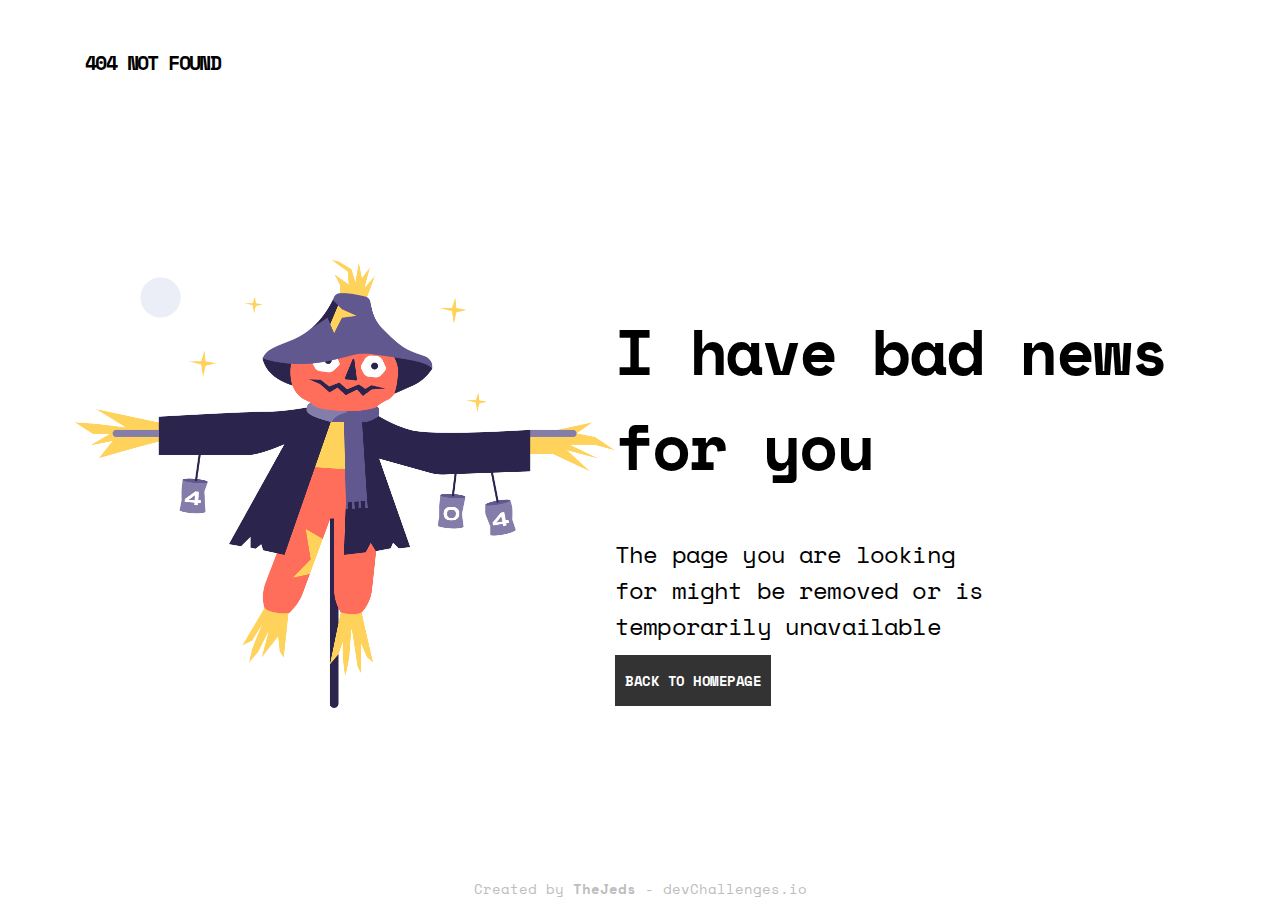
<file: 404 page/index.html>
<!DOCTYPE html>
<html lang="en">
<head>
    <meta charset="UTF-8">
    <meta http-equiv="X-UA-Compatible" content="IE=edge">
    <meta name="viewport" content="width=device-width, initial-scale=1.0">
    <link rel="stylesheet" href="css/style.css">
    <title>404 page</title>
</head>
<body>
    <div class="header">
        <header>404 NOT FOUND</header>
    </div>
    <div class="container">
        <img id="scarecrow" src="css/Scarecrow.png" alt="Scarecrow">
        <div class="text">
            <h1>I have bad news for you</h1>
            <p>The page you are looking for might be removed or is temporarily unavailable</p>
            <a href="#">BACK TO HOMEPAGE</a>
        </div>
    </div>
    <div class="footer">
        <footer>Created by <span>TheJeds</span> - devChallenges.io</footer>
    </div>
</body>
</html>
</file>
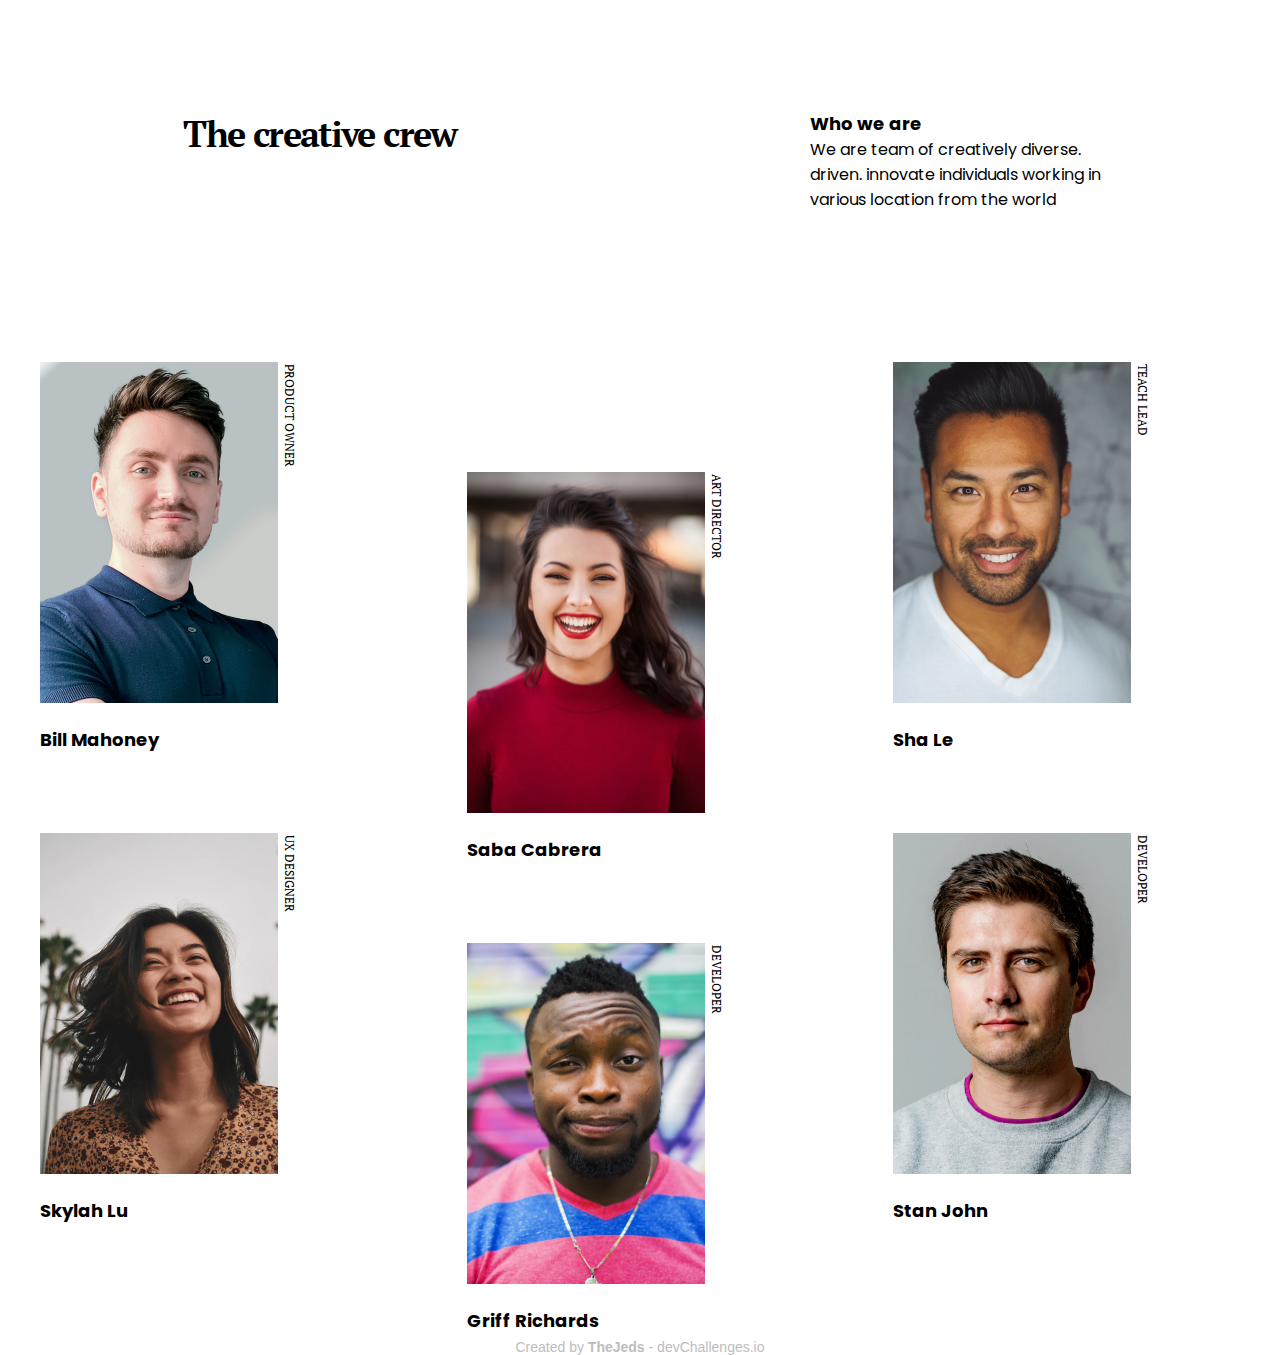
<file: My Team Page/index.html>
<!DOCTYPE html>
<html lang="en">
<head>
    <meta charset="UTF-8">
    <meta http-equiv="X-UA-Compatible" content="IE=edge">
    <meta name="viewport" content="width=device-width, initial-scale=1.0">
    <link rel="stylesheet" href="css/style.css">
    <title>My team</title>
</head>
<body>
    <div class="container">
        <div class="container_header">
            <div class="header">
                <h1 id = "title">The creative crew</h1>
            </div>
            <div class="container_description">
                <h3 class="title_description">Who we are</h3>
                <p class="description">We are team of creatively diverse. driven. innovate individuals working in various location from the world</p>
            </div>
        </div>
        <div class="container_images">
            <div class="card">
                <img src="css/photo1.png" alt="photo1">
                <h5 class="image_job rotate">Product Owner</h5>
                <h3 class="image_name">Bill Mahoney</h3>
            </div>
            <div class="card">
                <img src="css/photo2.png" alt="photo2">
                <h5 class="image_job rotate">Art Director</h5>
                <h3 class="image_name">Saba Cabrera</h3>
            </div>
            <div class="card">
                <img src="css/photo3.png" alt="photo3">
                <h5 class="image_job rotate">Teach Lead</h5>
                <h3 class="image_name">Sha Le</h3>
            </div>
            <div class="card">
                <img src="css/photo4.png" alt="photo4">
                <h5 class="image_job rotate">Ux Designer</h5>
                <h3 class="image_name">Skylah Lu</h3>
            </div>
            <div class="card">
                <img src="css/photo5.png" alt="photo5">
                <h5 class="image_job rotate">Developer</h5>
                <h3 class="image_name">Griff Richards</h3>
            </div>
            <div class="card">
                <img src="css/photo6.png" alt="photo6">
                <h5 class="image_job rotate">Developer</h5>
                <h3 class="image_name">Stan John</h3>
            </div>  
        </div>
        <div class="footer">
            <footer>Created by <span>TheJeds</span> - devChallenges.io</footer>
        </div>
    </div>
</body>
</html>
</file>
<file: 404 page/css/style.css>
@import url('https://fonts.googleapis.com/css2?family=Space+Mono&display=swap');
@import url('https://fonts.googleapis.com/css2?family=Inconsolata&family=Space+Mono&display=swap');
@import url('https://fonts.googleapis.com/css2?family=Inconsolata&family=Montserrat&family=Space+Mono&display=swap');

*{
    font-family: 'Space Mono', monospace;
}

html {
    height: 99%;
}

body {
    min-height: 100%;
    display: flex;
    flex-direction: column;
    justify-content: space-between;
}

.header{
    font-family: 'Inconsolata', monospace;
    font-weight: bold;
    margin: 40px 77px;
    font-size: 20px;
    letter-spacing: -0.08em;
}

h1{
    font-size: 64px;
    letter-spacing: -0.035em;
    max-width: 590px;
}

p{
    font-size: 24px;
    letter-spacing: -0.035em;
    max-width: 385px;
}

.container{
    display: flex;
    flex-wrap: wrap;
    justify-content: center;
}

#scarecrow{
    max-width: 540px;
}

a{
    padding: 15px 10px;
    background-color: #333333;
    font-weight: bold;
    font-size: 14px;
    color: white;
    border: none;
    letter-spacing: -0.035em;
    text-transform: uppercase;
    text-decoration: none;
}

a:hover{
    background-color: #505050;
}

.footer{
    margin-top: 27px;
    width: 100%;
    font-family: 'Montserrat', sans-serif;
    color: #BDBDBD;
    text-align: center;
    font-size: 14px;
}

span{
    font-weight: bold;
}
</file>
<file: My Team Page/css/style.css>
@import url('https://fonts.googleapis.com/css2?family=Poppins&display=swap');
@import url('https://fonts.googleapis.com/css2?family=PT+Serif&family=Poppins&display=swap');

*{
    margin: 0;
    padding: 0;
}

body{
    font-family: 'Poppins', sans-serif
}

#title{
    font-family: 'PT Serif', serif;
    font-weight: bold;
    font-size: 36px;
    letter-spacing: -0.045em;
}

.container_header{
    display: grid;
    grid-template-columns: repeat(2, 1fr);
    text-align: center;
    margin: 110px auto;
}

.title_description{
    font-size: 18px;
    line-height: 27px;
    text-align: left;
}

.container_description{
    margin: auto;
    text-align: left;
}

.description{
    max-width: 300px;
}

.container_images{
    display: grid;
    grid-template-columns: repeat(3, 1fr);
    text-align: center;
}

img{
    width: 238px;
    height: 341px;
}

.card{
    margin: 40px;
    max-width: 238px;
}

.image_name{
    text-align: left;
    font-size: 18px;
    line-height: 27px;
}

.image_job{
    font-family: 'PT Serif', serif;
    font-weight: 400;
    text-transform: uppercase;
    text-align: left;
    font-size: 12px;
    line-height: 15.9px;
    transform: translate(130px,-235px) rotate(90deg);
}

.card:nth-child(3n+2){
    transform: translateY(110px);
}

.footer{
    margin-top: 75px;
    width: 100%;
    font-family: 'Montserrat', sans-serif;
    color: #BDBDBD;
    text-align: center;
    font-size: 14px;
}

span{
    font-weight: bold;
}

@media screen and (max-width: 815px) {

    .container_header{
        display: block;
        text-align: left;
        margin: 110px 0 0 12px;
    }

    .container_description{
        margin-top: 38px;
    }

    .container_images{
        display: grid;
        grid-template-columns: repeat(2, 1fr);
        text-align: center;
    }

    .card:nth-child(even){
        transform: translateY(110px);
    }

    .card:nth-child(odd){
        transform: translateY(0);
    }

    .card{
        margin: 20px;
        max-width: 238px;
    }

    .footer{
        margin-top: 90px;
        width: 100%;
        font-family: 'Montserrat', sans-serif;
        color: #BDBDBD;
        text-align: center;
        font-size: 14px;
    }

}
</file>
